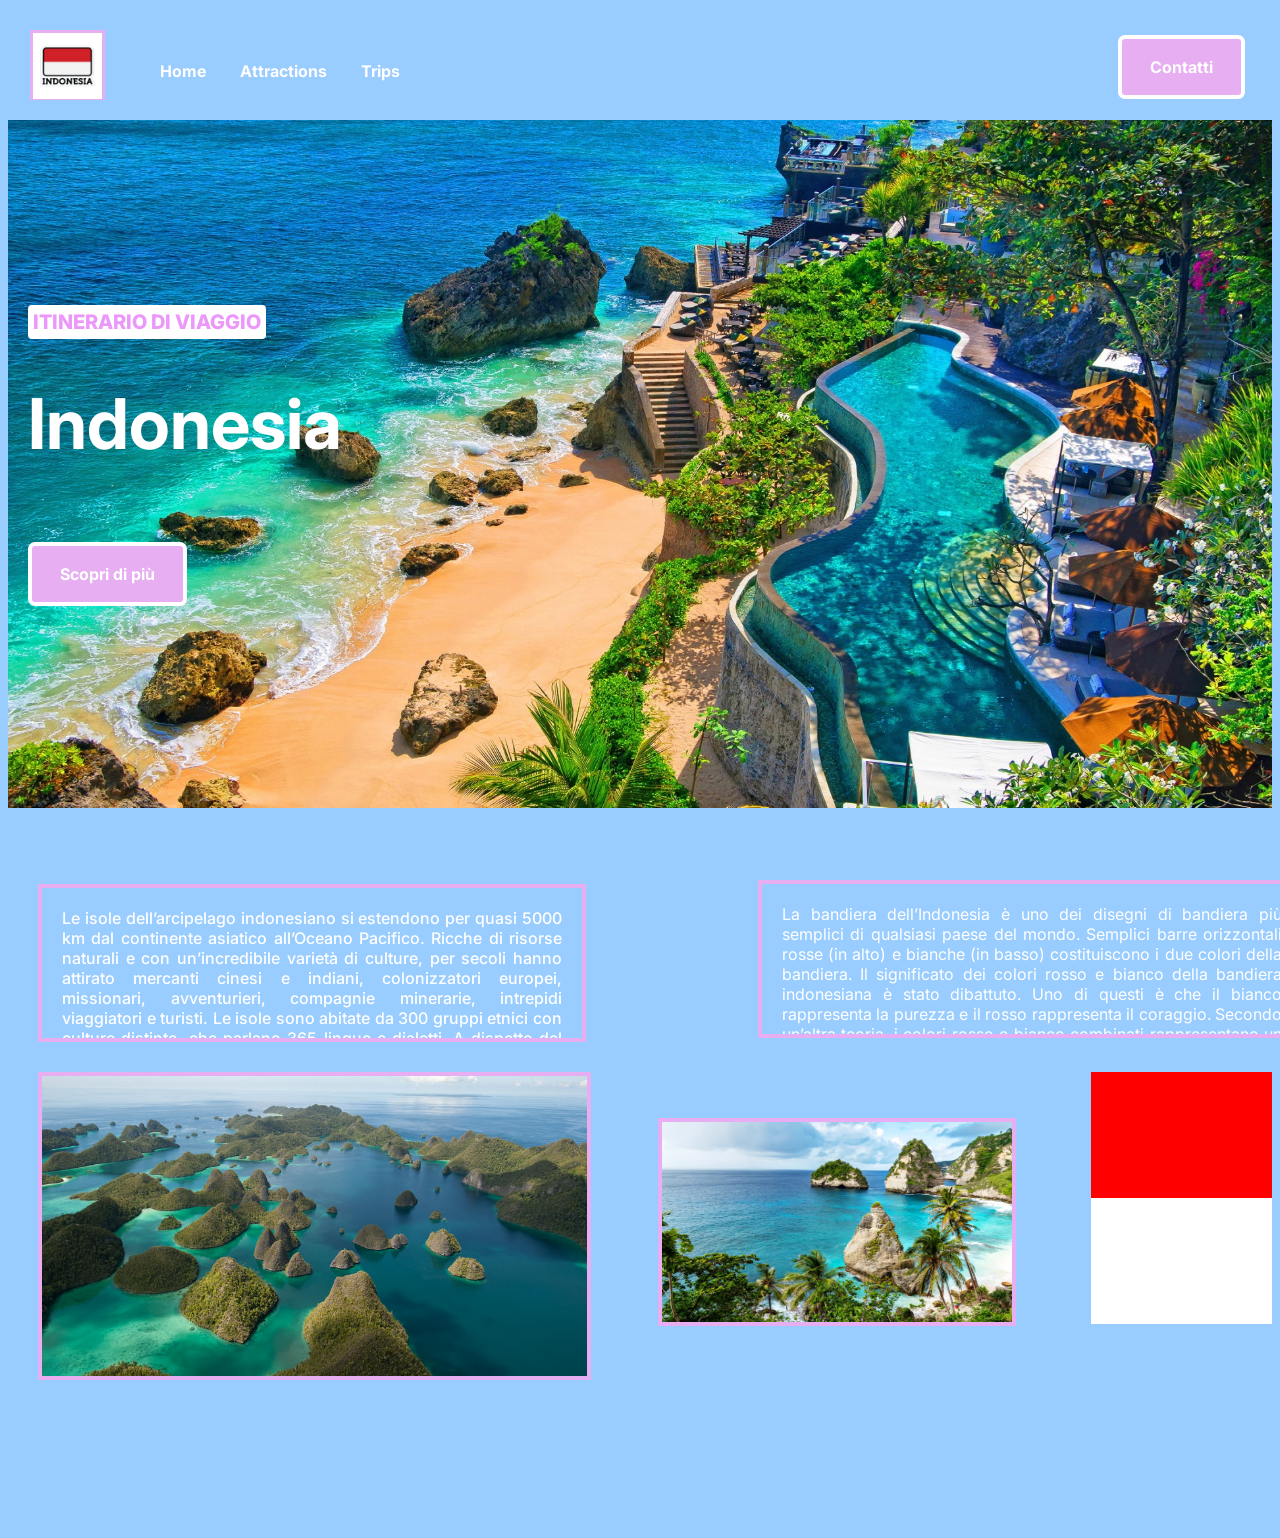
<file: Indonesia/index.html>
<!DOCTYPE html>
<html lang="en">
<head>
    <meta charset="UTF-8">
    <meta name = "viewport" content = "width=device-width, initial-scale = 1.0">
    <link rel = "stylesheet" type = "text/css" href = "style.css">
    <link rel = "icon" href = "foto rappresentativa.jpg">
    <link rel="preconnect" href="https://fonts.googleapis.com">
    <link rel="preconnect" href="https://fonts.gstatic.com" crossorigin>
    <link href="https://fonts.googleapis.com/css2?family=Inter:wght@300;400;700;900&display=swap" rel="stylesheet">
    <title>Itinerario di viaggio in Indonesia</title>
    
</head>
<body>

   <main>

    <div class="header">
      <div class="logo">
        <img src = "logo.jpg" alt = "immagine logo" width = "65px" height = " 62 px">
      </div>
      <ul class="menu">
        <li><a href = "index.html">Home</a></li>
        <li><a href = "Top10Attractions.html">Attractions</a></li>
        <li><a href = "Trips.html">Trips</a></li>
      </ul>
      <div class="cta">
        <a href="mailto:ilaria.pieri.stud@tulliobuzzi.edu.it" target = "_blank" class="button"> Contatti</a>
      </div>
    </div>
    <br><br><br><br><br>

    
    <div class="hero">
      <div class="hero__content">
        <span class="intro-text" style = "color: rgb(235, 152, 250);
          font-weight:800; background: #fff; padding: 5px; border-radius: 4px">Itinerario di viaggio</span>
        <h1 class="big-text" style = "color: #fff; font:800">Indonesia</h1>
        <a href = "" class="button">Scopri di più</a>
      </div>
    </div>
    
    <br><br><br>


    <p class = "normal-text" style = "color: #fff; font-weight: 500;">

      Le isole dell’arcipelago indonesiano si estendono per quasi 5000 km dal continente asiatico all’Oceano Pacifico. 
      Ricche di risorse naturali e con un’incredibile varietà di culture, per secoli hanno attirato mercanti cinesi e 
      indiani, colonizzatori europei, missionari, avventurieri, compagnie minerarie, intrepidi viaggiatori e turisti. 
      Le isole sono abitate da 300 gruppi etnici con culture distinte, che parlano 365 lingue e dialetti. A dispetto 
      del motto nazionale ’unità nella diversità’, queste culture sono minacciate dal processo di indonesianizzazione,
      a mano a mano che le isole vengono unificate sotto il dominio centralizzato di Java. È stato difficile difendere
      il concetto multiculturale di forza insita nella eterogeneità di fronte a una simile frammentazione geografica 
      e culturale, e il governo indonesiano ha optato per un potere forte, centralizzato e poco democratico. 
      
    </p>
    

    <img src = "isole.jpg" align = "left" width = "545px" height = "300px" style = "border: 4px solid rgb(231, 174, 241); margin-left: 30px; margin-bottom: 30px" hspace = "500px">

    
    <table >

      <tr> <th></th> <th></td> <th></th> <th></th> <th></th> <th></th> </tr>
      <tr> <th></th> <th></td> <th></th> <th></th> <th></th> <th></th> </tr>
      <tr> <th></th> <th></td> <th></th> <th></th> <th></th> <th></th> </tr>
      <tr> <td></td> <td></td> <td></td> <td></td> <td></td> <td></td> </tr>
      <tr> <td></td> <td></td> <td></td> <td></td> <td></td> <td></td> </tr>
      <tr> <td></td> <td></td> <td></td> <td></td> <td></td> <td></td> </tr>

    </table>

    <img src = "roccia.jpg" width = "350px" height = "200px" style = "border: 4px solid rgb(231, 174, 241); margin-left: 650px; margin-top: -900px; margin-bottom: 100px">

    <p style = "margin-left: 750px; margin-bottom: 500px; margin-top: -550px; color: #fff">La bandiera dell’Indonesia è uno dei disegni di bandiera più semplici di qualsiasi paese del mondo. Semplici barre orizzontali rosse (in alto) e bianche (in basso) costituiscono i due colori della bandiera. Il significato dei colori rosso e bianco della bandiera indonesiana è stato dibattuto. Uno di questi è che il bianco rappresenta la purezza e il rosso rappresenta il coraggio. Secondo un’altra teoria, i colori rosso e bianco combinati rappresentano un essere umano completo, con il rosso che denota il corpo umano o la vita fisica e il sangue, e il bianco che denota l’anima o la vita spirituale.</p>

   </main>

</body>
</html>
</file>
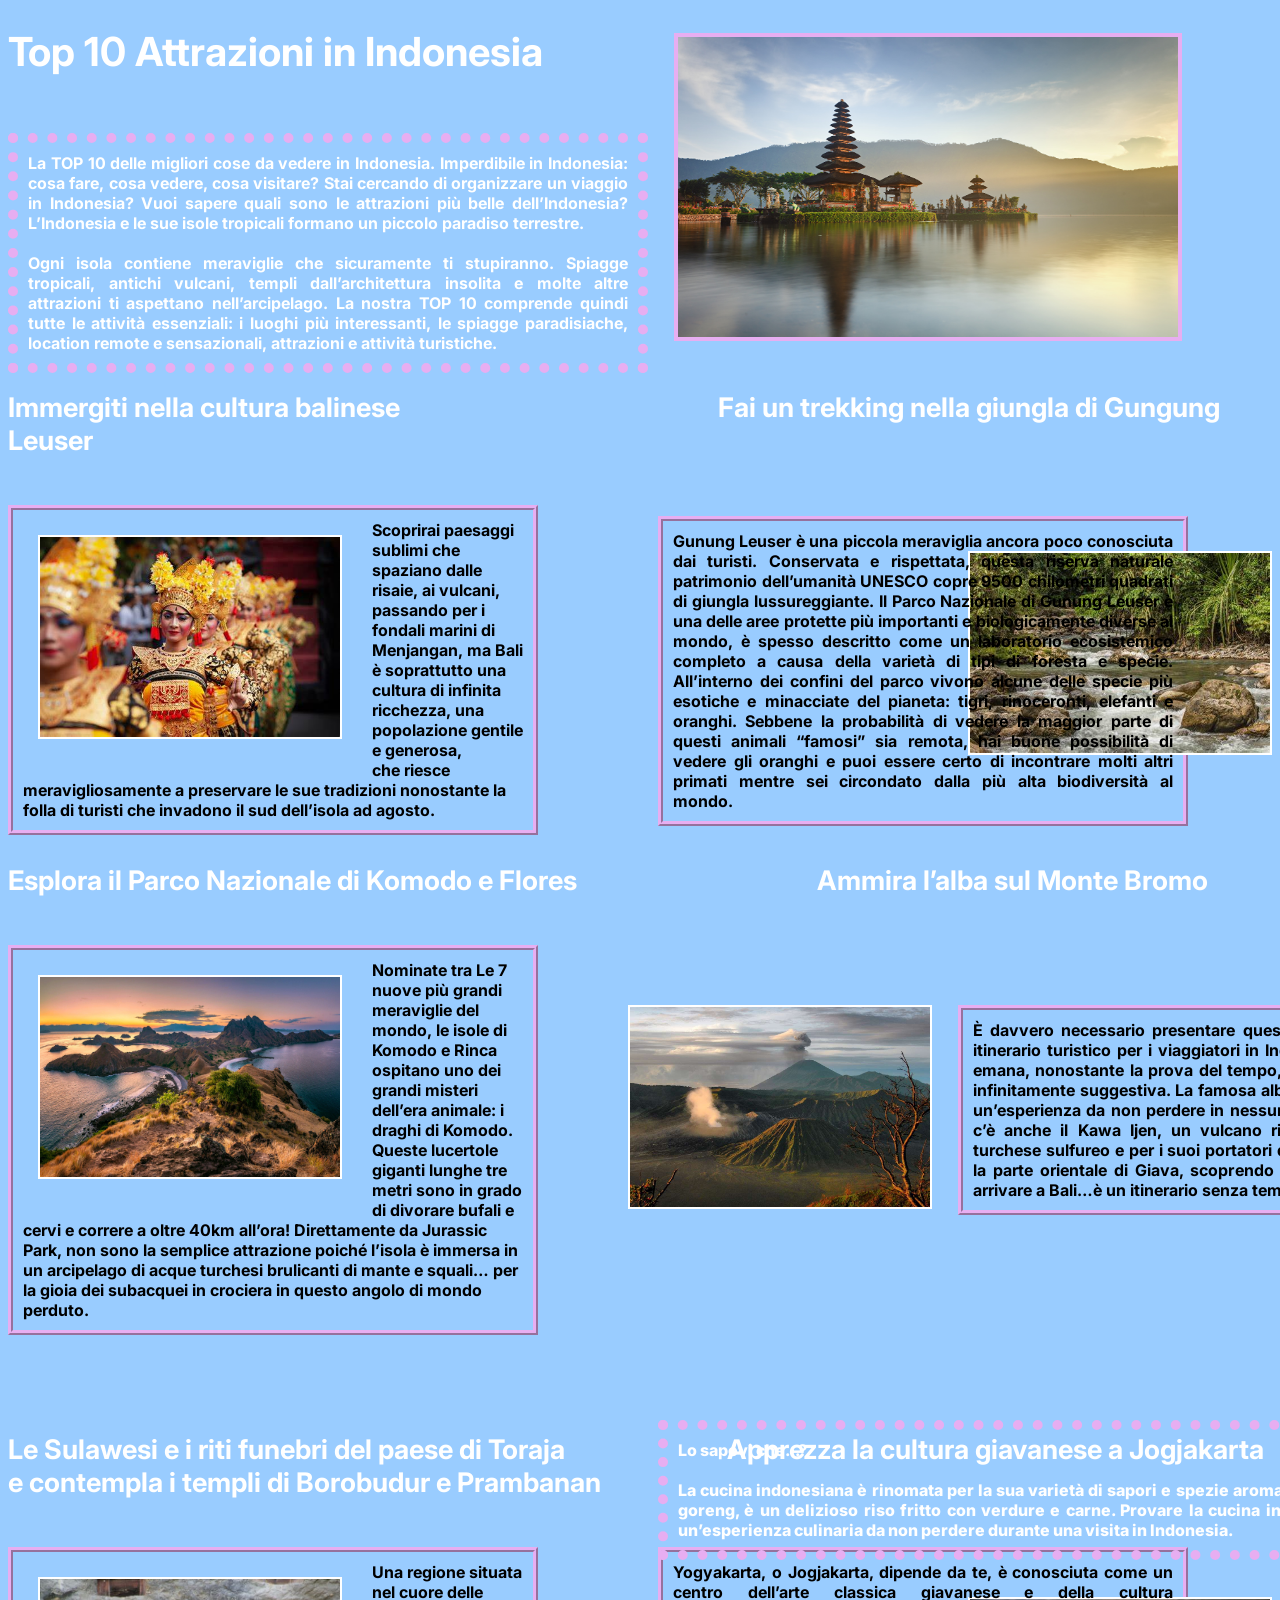
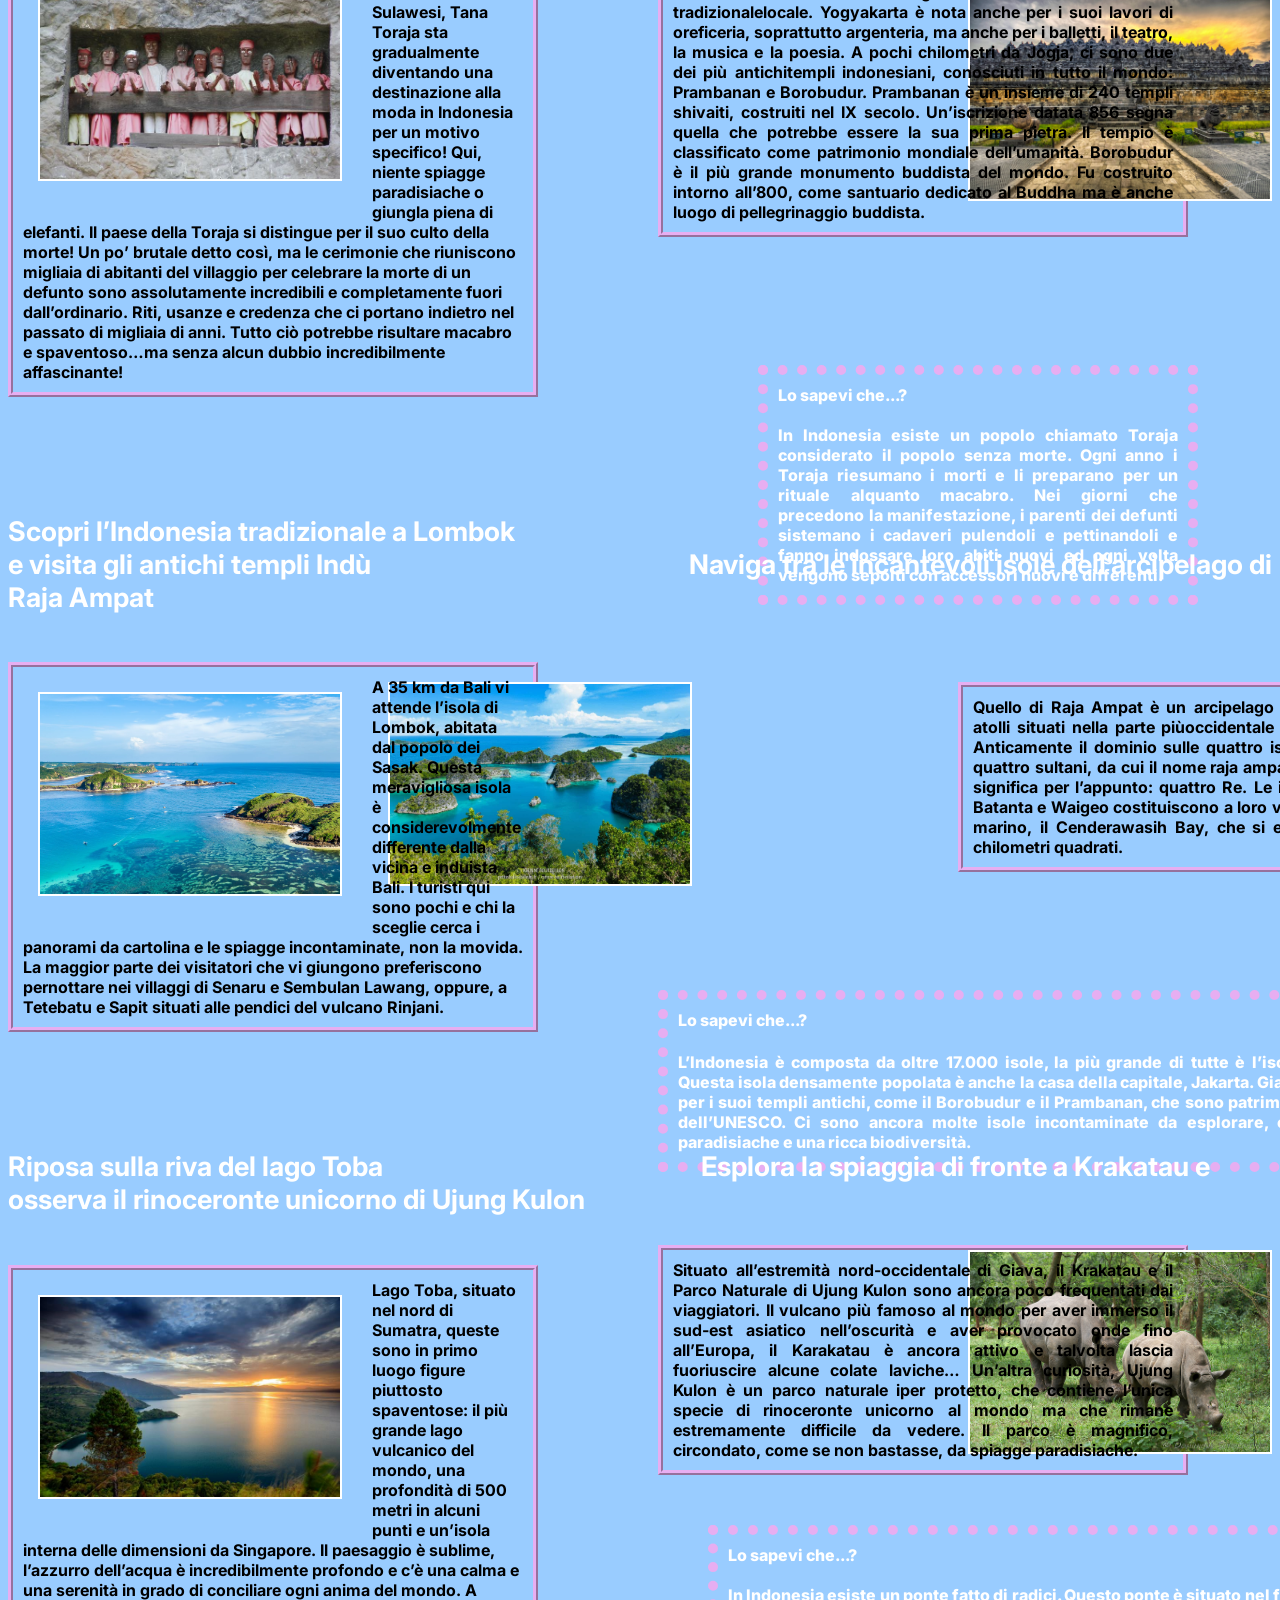
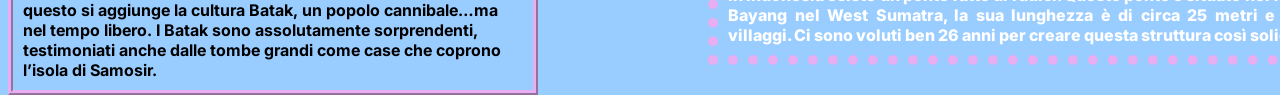
<file: Indonesia/Top10Attractions.html>
<!DOCTYPE html>
<html lang="en">
<head>
    <meta charset="UTF-8">
    <meta name="viewport" content="width=device-width, initial-scale=1.0">
    <link rel = "stylesheet" type = "text/css" href = "style.css">
    <link rel = "icon" href = "foto rappresentativa.jpg">
    <link rel="preconnect" href="https://fonts.googleapis.com">
    <link rel="preconnect" href="https://fonts.gstatic.com" crossorigin>
    <link href="https://fonts.googleapis.com/css2?family=Inter:wght@300;400;700;900&display=swap" rel="stylesheet">
    <title>Top 10 Attractioni</title>
</head>
<body>
    <h1 class ="med-text" class = "main" style = "color: #fff;">Top 10 Attrazioni in Indonesia</h1>

<img src = "sfondo.jpg" align = "right" width = "500px" height = "300px" style = "margin-right: 90px; margin-top: -100px; border: 4px solid rgb(231, 174, 241);" >


<div class = "second-page-main" style = "text-align: justify; color:#fff">

    La TOP 10 delle migliori cose da vedere in Indonesia. Imperdibile in Indonesia: cosa fare, cosa vedere, cosa visitare?
    Stai cercando di organizzare un viaggio in Indonesia? Vuoi sapere quali sono le attrazioni più belle dell’Indonesia? 
    L’Indonesia e le sue isole tropicali formano un piccolo paradiso terrestre. <br><br> Ogni isola contiene meraviglie che sicuramente ti stupiranno.
    Spiagge tropicali, antichi vulcani, templi dall’architettura insolita e molte altre attrazioni ti aspettano nell’arcipelago.
    La nostra TOP 10 comprende quindi tutte le attività essenziali: i luoghi più interessanti, le spiagge paradisiache, location
    remote e sensazionali, attrazioni e attività turistiche.
</div>

<h1 style = "font-size: 27px; color: #fff">Immergiti nella cultura balinese

    &nbsp;&nbsp;&nbsp;&nbsp;&nbsp;&nbsp;&nbsp;&nbsp;&nbsp;&nbsp;&nbsp;&nbsp;
    &nbsp;&nbsp;&nbsp;&nbsp;&nbsp;&nbsp;&nbsp;&nbsp;&nbsp;&nbsp;&nbsp;&nbsp;
    &nbsp;&nbsp;&nbsp;&nbsp;&nbsp;&nbsp;&nbsp;&nbsp;&nbsp;&nbsp;&nbsp;&nbsp;
    &nbsp;&nbsp;&nbsp;&nbsp;&nbsp;&nbsp;&nbsp;&nbsp;&nbsp;&nbsp;&nbsp;&nbsp;
    
    Fai un trekking nella giungla di Gungung Leuser</h1> 

<img src = "cultura-balinese.jpg" align = "left" style = "width: 300px; height: 200px;" hspace = "30px" vspace = "30px">

<div class = "second-page" class = "inherit">

    Scoprirai paesaggi sublimi che spaziano dalle risaie, ai vulcani,<br> passando per i fondali marini di Menjangan,
    ma Bali è soprattutto una cultura di infinita ricchezza, una popolazione gentile e generosa, <br> che riesce
    meravigliosamente a preservare le sue tradizioni nonostante la folla di turisti che invadono il sud dell’isola ad agosto.
   
</div>

<h1 style = "font-size: 27px; color: #fff "></h1>

<img src = "giungla.jpg" align = "right" style = "width: 300px; height: 200px; margin-top: -350px">

<div class = "second-page" style = "margin-left: 650px; margin-top: -385px; text-align:justify">                                                                                                 

    Gunung Leuser è una piccola meraviglia ancora poco conosciuta dai turisti. Conservata e rispettata, questa riserva naturale
    patrimonio dell’umanità UNESCO copre 9500 chilometri quadrati di giungla lussureggiante. Il Parco Nazionale di Gunung Leuser
    è una delle aree protette più importanti e biologicamente diverse al mondo, è spesso descritto come un laboratorio ecosistemico
    completo a causa della varietà di tipi di foresta e specie. All’interno dei confini del parco vivono alcune delle specie più
    esotiche e minacciate del pianeta: tigri, rinoceronti, elefanti e oranghi. Sebbene la probabilità di vedere la maggior parte
    di questi animali “famosi” sia remota, hai buone possibilità di vedere gli oranghi e puoi essere certo di incontrare molti
    altri primati mentre sei circondato dalla più alta biodiversità al mondo.

</div><br>

<h1 style = "font-size: 27px; color: #fff">Esplora il Parco Nazionale di Komodo e Flores

    &nbsp;&nbsp;&nbsp;&nbsp;&nbsp;&nbsp;&nbsp;&nbsp;&nbsp;&nbsp;&nbsp;&nbsp;
    &nbsp;&nbsp;&nbsp;&nbsp;&nbsp;&nbsp;&nbsp;&nbsp;&nbsp;&nbsp;&nbsp;&nbsp;
    &nbsp;&nbsp;&nbsp;&nbsp;&nbsp;&nbsp;&nbsp;&nbsp;&nbsp;&nbsp;&nbsp;&nbsp;


    Ammira l’alba sul Monte Bromo
    
</h1>

<img src = "Kodomo.jpg" align = "left" style = "width: 300px; height: 200px;" hspace = "30px" vspace = "30px">

<div class = "second-page" class = "inherit">

    Nominate tra Le 7 nuove più grandi meraviglie del mondo, le isole di Komodo e Rinca ospitano uno dei grandi misteri dell’era animale:
    i draghi di Komodo. Queste lucertole giganti lunghe tre metri sono in grado di divorare bufali e cervi e correre a oltre 40km all’ora!
    Direttamente da Jurassic Park, non sono la semplice attrazione poiché l’isola è immersa in un arcipelago di acque turchesi brulicanti
    di mante e squali… per la gioia dei subacquei in crociera in questo angolo di mondo perduto.

</div>



<img src = "Monte-Bromo.jpg" align = "left" style = "width: 300px; height: 200px; margin-left: 620px; margin-top: -330px;">

<div class = "second-page" class = "justify" style = "margin-left: 950px; margin-top: -330px;text-align:justify">
        
    È davvero necessario presentare questa location? Un classico itinerario turistico per i viaggiatori in Indonesia,
    il Monte Bromo emana, nonostante la prova del tempo, una potenza notevole e infinitamente suggestiva. La famosa alba
    in mezzo alla caldera è un’esperienza da non perdere in nessun caso. Non lontano da lì c’è anche il Kawa Ijen, un vulcano
    rinomato per il suo lago turchese sulfureo e per i suoi portatori di zolfo. Poi, attraversare la parte orientale di Giava,
    scoprendo il monto Bromo, fino ad arrivare a Bali…è un itinerario senza tempo e sempre unico!

</div>

<br><br><br><br><br><br><br><br><br><br>

<h1 style = "font-size: 27px; color: #fff">Le Sulawesi e i riti funebri del paese di Toraja

    &nbsp;&nbsp;&nbsp;&nbsp;&nbsp;&nbsp;&nbsp;&nbsp;&nbsp;&nbsp;&nbsp;&nbsp;
    &nbsp;&nbsp;&nbsp;&nbsp;&nbsp;&nbsp;&nbsp;&nbsp;&nbsp;&nbsp;&nbsp;&nbsp;


    Apprezza la cultura giavanese a Jogjakarta <br> e contempla i templi di Borobudur e Prambanan 

</h1>

<img src = "riti-funebri - Copia.jpg" align = "left" style = "width: 300px; height: 200px;" hspace = "30px" vspace = "30px">

<div class = "second-page" class = "inherit">

    Una regione situata nel cuore delle Sulawesi, Tana Toraja sta gradualmente diventando una destinazione alla moda in Indonesia
    per un motivo specifico! Qui, niente spiagge paradisiache o giungla piena di elefanti. Il paese della Toraja si distingue per
    il suo culto della morte! Un po’ brutale detto così, ma le cerimonie che riuniscono migliaia di abitanti del villaggio per
    celebrare la morte di un defunto sono assolutamente incredibili e completamente fuori dall’ordinario. Riti, usanze e credenza
    che ci portano indietro nel passato di migliaia di anni. Tutto ciò potrebbe risultare macabro e spaventoso…ma senza alcun 
    dubbio incredibilmente affascinante!

</div>



<img src = "Borobudur e Prambanan.jpg" align = "right" style = "width: 300px; height: 200px; margin-top: -400px;">


<div class = "second-page"  class = "justify" style = "margin-left: 650px; margin-top: -450px;text-align:justify">

    Yogyakarta, o Jogjakarta, dipende da te, è conosciuta come un centro dell’arte classica giavanese e della cultura tradizionalelocale.
    Yogyakarta è nota anche per i suoi lavori di oreficeria, soprattutto argenteria, ma anche per i balletti, il teatro, la musica e la
    poesia. A pochi chilometri da Jogja, ci sono due dei più antichitempli indonesiani, conosciuti in tutto il mondo: Prambanan e Borobudur.

    
    Prambanan è un insieme di 240 templi shivaiti, costruiti nel IX secolo. Un’iscrizione datata 856 segna quella che potrebbe essere la sua 
    prima pietra. Il tempio è classificato come patrimonio mondiale dell’umanità. Borobudur è il più grande monumento buddista del mondo. Fu 
    costruito intorno all’800, come santuario dedicato al Buddha ma è anche luogo di pellegrinaggio buddista.
    


</div>

<br><br><br><br><br><br><br><br><br><br><br><br><br>

<h1 style = "font-size: 27px; color: #fff">Scopri l’Indonesia tradizionale a Lombok <br> e visita gli antichi templi Indù

    &nbsp;&nbsp;&nbsp;&nbsp;&nbsp;&nbsp;&nbsp;&nbsp;&nbsp;&nbsp;&nbsp;&nbsp;
    &nbsp;&nbsp;&nbsp;&nbsp;&nbsp;&nbsp;&nbsp;&nbsp;&nbsp;&nbsp;&nbsp;&nbsp;
    &nbsp;&nbsp;&nbsp;&nbsp;&nbsp;&nbsp;&nbsp;&nbsp;&nbsp;&nbsp;&nbsp;&nbsp;
    &nbsp;&nbsp;&nbsp;&nbsp;&nbsp;&nbsp;&nbsp;&nbsp;&nbsp;&nbsp;&nbsp;&nbsp;

    Naviga tra le incantevoli isole dell’arcipelago di Raja Ampat

</h1>

<img src = "Lombok.jpg" align = "left" style = "width: 300px; height: 200px;" hspace = "30px" vspace = "30px">

<div class = "second-page" class = "inherit">

    A 35 km da Bali vi attende l’isola di Lombok, abitata dal popolo dei Sasak. Questa meravigliosa isola è considerevolmente differente dalla vicina e induista Bali. 
    I turisti qui sono pochi e chi la sceglie cerca i panorami da cartolina e le spiagge incontaminate, non la movida. La maggior parte dei visitatori che vi giungono 
    preferiscono pernottare nei villaggi di Senaru e Sembulan Lawang, oppure, a Tetebatu e Sapit situati alle pendici del vulcano Rinjani.

</div>
    
</h1>

<img src = "Raja-Ampat.jpg" align = "right" style = "width: 300px; height: 200px; margin-top: -350px; margin-right: 580px">

<div class = "second-page" class = "justify" style = "margin-left: 950px; margin-top: -350px;text-align:justify">

    Quello di Raja Ampat è un arcipelago costituito da più di 600 atolli situati nella parte piùoccidentale della Papua occidentale. 
    Anticamente il dominio sulle quattro isole principali spettava a quattro sultani, da cui il nome raja ampat, che nella lingua locale 
    significa per l’appunto: quattro Re. Le isole di Misool, Salawati, Batanta e Waigeo costituiscono a loro volta un importante parco 
    marino, il Cenderawasih Bay, che si estende per oltre 40mila chilometri quadrati.

</div>

<br><br><br><br><br><br><br><br><br><br><br><br><br>

<h1 style = "font-size: 27px; color: #fff">

    Riposa sulla riva del lago Toba

    &nbsp;&nbsp;&nbsp;&nbsp;&nbsp;&nbsp;&nbsp;&nbsp;&nbsp;&nbsp;&nbsp;&nbsp;
    &nbsp;&nbsp;&nbsp;&nbsp;&nbsp;&nbsp;&nbsp;&nbsp;&nbsp;&nbsp;&nbsp;&nbsp;
    &nbsp;&nbsp;&nbsp;&nbsp;&nbsp;&nbsp;&nbsp;&nbsp;&nbsp;&nbsp;&nbsp;&nbsp;
    &nbsp;&nbsp;&nbsp;&nbsp;&nbsp;&nbsp;&nbsp;&nbsp;&nbsp;&nbsp;&nbsp;&nbsp;


    Esplora la spiaggia di fronte a Krakatau e osserva il rinoceronte unicorno di Ujung Kulon

</h1>

<img src = "Lago-Toba.jpg" align = "left" style = "width: 300px; height: 200px;" hspace = "30px" vspace = "30px">

<div class = "second-page" class = "inherit">

    Lago Toba, situato nel nord di Sumatra, queste sono in primo luogo figure piuttosto spaventose: il più grande lago vulcanico del
    mondo, una profondità di 500 metri in alcuni punti e un’isola interna delle dimensioni da Singapore. Il paesaggio è sublime, 
    l’azzurro dell’acqua è incredibilmente profondo e c’è una calma e una serenità in grado di conciliare ogni anima del mondo. 
    A questo si aggiunge la cultura Batak, un popolo cannibale…ma nel tempo libero. I Batak sono assolutamente sorprendenti, 
    testimoniati anche dalle tombe grandi come case che coprono l’isola di Samosir.

</div>

<img src = "rinoceronte-unicorno.jpg" align = "right" style = "width: 300px; height: 200px; margin-top: -445px; margin-left: 700px">

<div class = "second-page" class = "justify" style = "margin-left: 650px; margin-top: -450px;text-align:justify">

    Situato all’estremità nord-occidentale di Giava, il Krakatau e il Parco Naturale di Ujung Kulon sono ancora poco frequentati dai viaggiatori. 
    Il vulcano più famoso al mondo per aver immerso il sud-est asiatico nell’oscurità e aver provocato onde fino all’Europa, il Karakatau è ancora
    attivo e talvolta lascia fuoriuscire alcune colate laviche…

    Un’altra curiosità, Ujung Kulon è un parco naturale iper protetto, che contiene l’unica specie di rinoceronte unicorno al mondo ma che rimane 
    estremamente difficile da vedere. Il parco è magnifico, circondato, come se non bastasse, da spiagge paradisiache.

</div>


<div style = "text-align:justify; width: 650px; padding: 10px; margin-left: 700px; margin-top: 50px; border: 10px dotted rgb(231, 174, 241); color: #fff; font-weight: 800">
    
    Lo sapevi che...?

    <br><br>
    In Indonesia esiste un ponte fatto di radici. Questo ponte è situato nel fiume Batang Bayang nel West Sumatra, la sua lunghezza è di circa 25 metri e collega due villaggi. Ci sono voluti ben 26 anni per creare questa struttura così solida.

</div>

<div style = "text-align: justify; width: 400px; padding: 10px; margin-left: 750px; margin-top: -1300px; border: 10px dotted rgb(231, 174, 241); color: #fff; font-weight: 800">
    
    Lo sapevi che...?

    <br><br>
    In Indonesia esiste un popolo chiamato Toraja considerato il popolo senza morte. Ogni anno i Toraja riesumano i morti e li preparano per un rituale alquanto macabro. Nei giorni che precedono la manifestazione, i parenti dei defunti sistemano i cadaveri pulendoli e pettinandoli e fanno indossare loro abiti nuovi ed ogni volta vengono sepolti con accessori nuovi e differenti.

</div>

<div style = "text-align: justify; width: 700px; padding: 10px; margin-left: 650px; margin-top: -785px; border: 10px dotted rgb(231, 174, 241); color: #fff; font-weight: 800">
    
    Lo sapevi che...?

    <br><br>
    La cucina indonesiana è rinomata per la sua varietà di sapori e spezie aromatiche. Il nasi goreng, è un delizioso riso fritto con verdure e carne. Provare la cucina indonesiana è un’esperienza culinaria da non perdere durante una visita in Indonesia.

</div>

<div style = "text-align: justify; width: 700px; padding: 10px; margin-left: 650px; margin-top: 1030px; border: 10px dotted rgb(231, 174, 241); color: #fff; font-weight: 800">
    
    Lo sapevi che...?

    <br><br>
    
    L’Indonesia è composta da oltre 17.000 isole, la più grande di tutte è l’isola di Giava. Questa isola densamente popolata è anche la casa della capitale, Jakarta. Giava è famosa per i suoi templi antichi, come il Borobudur e il Prambanan, che sono patrimoni mondiali dell’UNESCO. Ci sono ancora molte isole incontaminate da esplorare, con spiagge paradisiache e una ricca biodiversità.
</div>
    
</body>
</html>
</file>
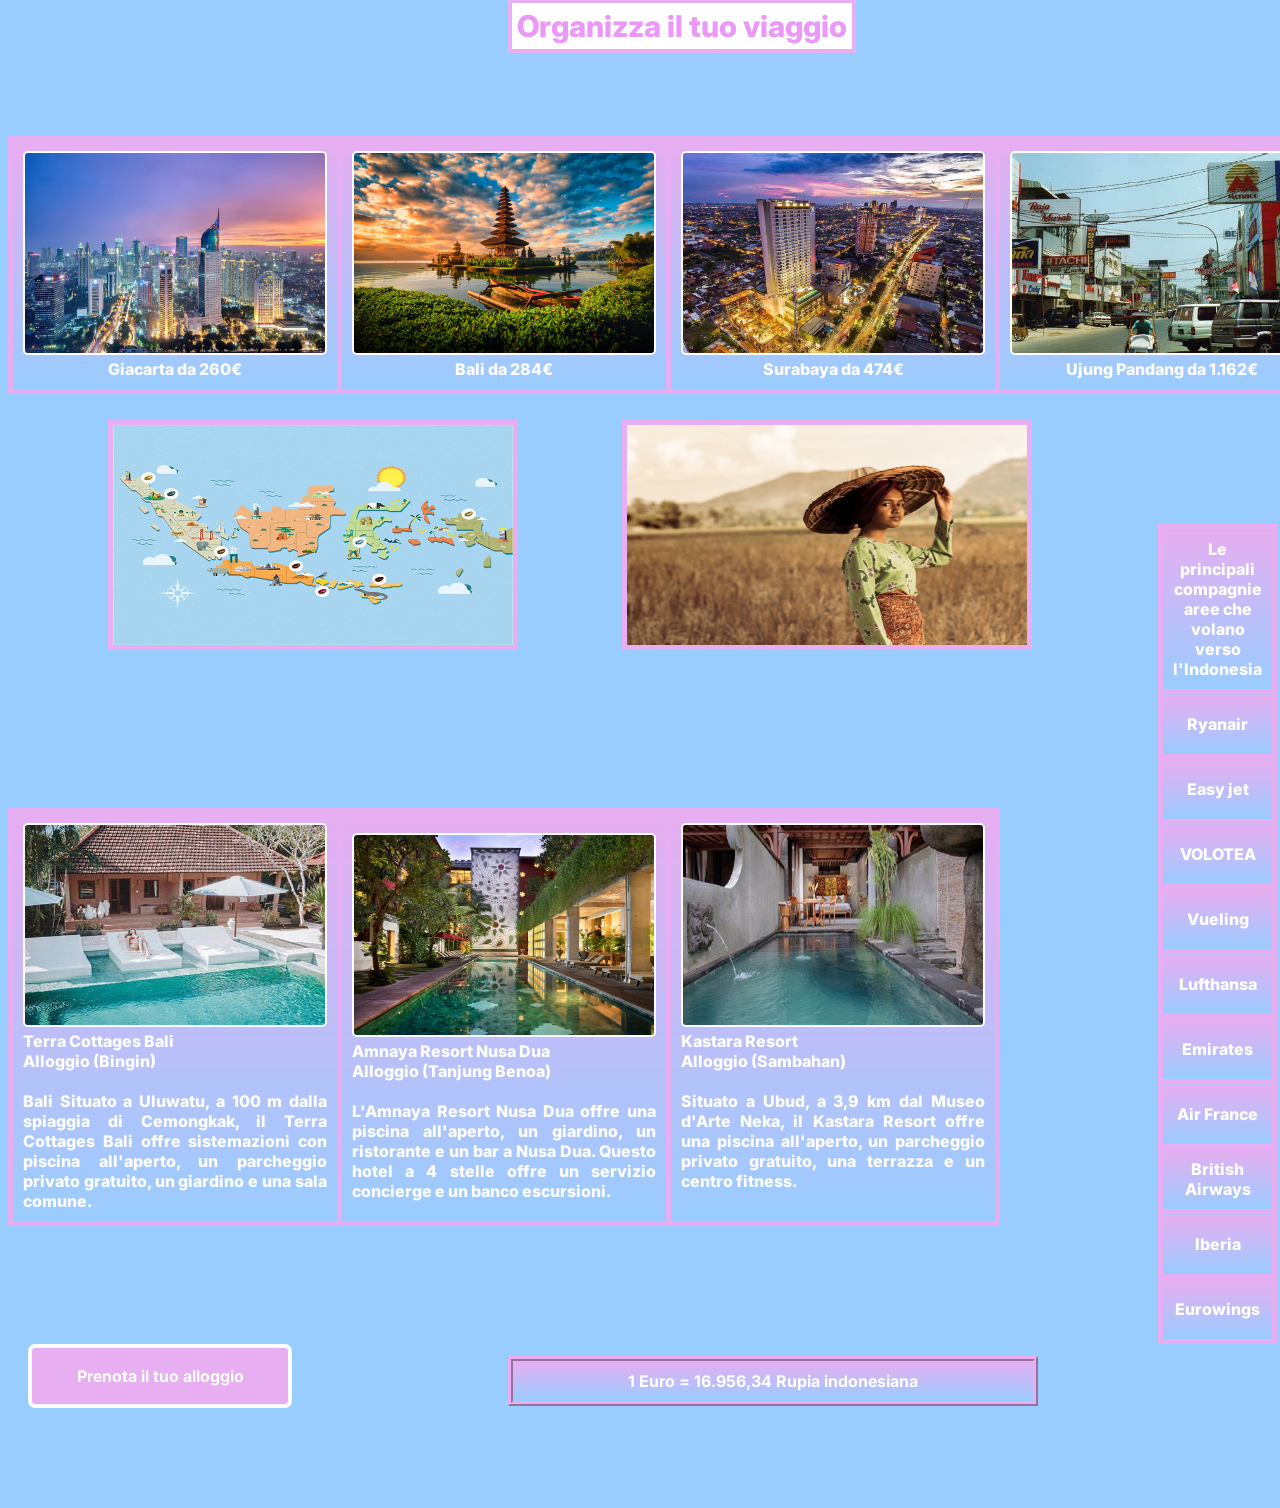
<file: Indonesia/Trips.html>
<!DOCTYPE html>
<html lang="en">
<head>
    <meta charset="UTF-8">
    <meta name="viewport" content="width=device-width, initial-scale=1.0">
    <link rel = "stylesheet" type = "text/css" href = "style.css">
    <link rel = "icon" href = "foto rappresentativa.jpg">
    <link rel="preconnect" href="https://fonts.googleapis.com">
    <link rel="preconnect" href="https://fonts.gstatic.com" crossorigin>
    <link href="https://fonts.googleapis.com/css2?family=Inter:wght@300;400;700;900&display=swap" rel="stylesheet">
    <title>Viaggi</title>
</head>
<body>
    <style>

        th, td, table {
                margin-top: -130px;
                background: linear-gradient(to bottom, rgb(231, 174, 241), #99ccff);
                text-align: center;
                color: #fff;
                font-weight: 800;
        
        }

        td, th {

            border: 5px solid rgb(231, 174, 241);
            padding : 10px;
            
        }

        div {

            margin-right: 10px;
            margin-left: 1334px;
            margin-bottom: -300px;
            width: 100px;
            text-align: center;
           
            
 
        }
        
    </style>
    <span style = "color: rgb(235, 152, 250); font-size:30px;
    font-weight:800; background: #fff; padding: 5px;
    border-radius: 4px; margin-left: 500px; margin-bottom: -300px;
    border: 4px solid rgb(231, 174, 241);">
    Organizza il tuo viaggio</span> <br><br><br><br><br><br>
<br><br><br>


<table border = "5px" style = "background: linear-gradient(to right, rgb(231, 174, 241), #99CCFF); border-color: rgb(231, 174, 241);">

    
    <tr>
        <td><img src = "Giacarta2.jpg" class = "img-3"> Giacarta da 260€</td>
        <td><img src = "Bali2.jpeg" class = "img-3">Bali da 284€ </td>
        <td><img src = "Surabaya.jpg" class = "img-3">Surabaya da 474€</td>
        <td><img src = "Ujung Pandang.jpg" class = "img-3">Ujung Pandang da 1.162€</td></tr>

</body>

<div class = button>

    
    <a style = "color: #fff" href = "https://www.jetcost.it/voli/indonesia/ID?gclid=16b52020097515c2821945bd642a0247&gclsrc=3p.ds&msclkid=16b52020097515c2821945bd642a0247&utm_source=bing&utm_medium=cpc&utm_campaign=IT-IT_B1_F_S_JC_Destinations_Countries_mixed&utm_term=compagnie%20aeree%20indonesia&utm_content=ID_Indonesia">Prenota il tuo volo</a>

</div>


</table>

<br><br><br><br><br><br><br><br><br><br><br><br>


<img src = "Indonesia.jpg" style = "margin-left: 100px; margin-top: -1200px;width: 400px; height: 220px; border: 5px solid rgb(231, 174, 241)">
<img src = "women2.jpeg" style = "margin-left: 100px; margin-top: -1200px;width: 400px; height: 220px; border: 5px solid rgb(231, 174, 241)">



<table style = "margin-left: 1150px;">
    <th style = "width: 300px">Le principali compagnie aree che volano verso l'Indonesia</th>

    <tr><td>Ryanair</td></tr>
    <tr><td>Easy jet</td></tr>
    <tr><td>VOLOTEA</td></tr>
    <tr><td>Vueling</td></tr>
    <tr><td>Lufthansa</td></tr>
    <tr><td>Emirates</td></tr>
    <tr><td>Air France</td></tr>
    <tr><td>British Airways</td></tr>
    <tr><td>Iberia</td></tr>
    <tr><td>Eurowings</td></tr>
    
</table>



<table style = "margin-top: -700px;">
<tr>
    
    <td class = "justify" ><img src = "Terra.jpg" class = "img-3"> <a href = "https://www.booking.com/hotel/id/terra-cottages.it.html?aid=803112&label=msn-Y5mniEH1vBiNabHtlwVwCQ-80470683554246%3Atikwd-80470837302520%3Aloc-93%3Aneo%3Amte%3Alp1844%3Adec%3Aqsalloggi%20indonesia&sid=9988b356ea5561c5e790eca7031a515b">Terra Cottages Bali</a> <br>Alloggio (Bingin) <br>  <br>  Bali Situato a Uluwatu, a 100 m dalla spiaggia di Cemongkak, il Terra Cottages Bali offre sistemazioni con piscina all'aperto, un parcheggio privato gratuito, un giardino e una sala comune.</td>
    <td class = "justify"><img src = "Amnaya.jpg" class = "img-3"> <a href = "https://www.booking.com/hotel/id/amnaya-resort-nusa-dua.it.html?aid=803112&label=msn-Y5mniEH1vBiNabHtlwVwCQ-80470683554246%3Atikwd-80470837302520%3Aloc-93%3Aneo%3Amte%3Alp1844%3Adec%3Aqsalloggi%20indonesia&sid=9988b356ea5561c5e790eca7031a515b">Amnaya Resort Nusa Dua </a><br>Alloggio (Tanjung Benoa) <br>  <br> L'Amnaya Resort Nusa Dua offre una piscina all'aperto, un giardino, un ristorante e un bar a Nusa Dua. Questo hotel a 4 stelle offre un servizio concierge e un banco escursioni.</td>
    <td class = "justify"><img src = "Kastara.jpg" class = "img-3" style = "margin-top:-20px"> <a href = "https://www.booking.com/hotel/id/kastara-resort.it.html?aid=803112&label=msn-Y5mniEH1vBiNabHtlwVwCQ-80470683554246%3Atikwd-80470837302520%3Aloc-93%3Aneo%3Amte%3Alp1844%3Adec%3Aqsalloggi%20indonesia&sid=9988b356ea5561c5e790eca7031a515b">Kastara Resort </a><br> Alloggio (Sambahan) <br> <br> Situato a Ubud, a 3,9 km dal Museo d'Arte Neka, il Kastara Resort offre una piscina all'aperto, un parcheggio privato gratuito, una terrazza e un centro fitness.</td>

</tr>

<div class = button style = "width: 200px; margin-left: 20px; margin-bottom: 100px;" >

    
    <a style = "color: #fff" href = "https://www.booking.com/accommodation/country/id.it.html?aid=803112&label=msn-Y5mniEH1vBiNabHtlwVwCQ-80470683541005%3Atikwd-80470837302520%3Aloc-93%3Aneo%3Amte%3Alp1844%3Adec%3Aqsalloggi%20indonesia&utm_campaign=Accommodation%20-%20Indonesia&utm_medium=cpc&utm_term=Y5mniEH1vBiNabHtlwVwCQ&msclkid=af52f928324b17db141c9cb58c32f56e&utm_source=bing&utm_content=Cy%3A99-Indonesia&keep_landing=1&sid=9988b356ea5561c5e790eca7031a515b">Prenota il tuo alloggio</a>

</div>


</table>

<div class = "second-page" style = "margin-left: 500px; margin-top: 130px; color: #fff; background: linear-gradient(to bottom, rgb(231, 174, 241), #99ccff); font:800"> 1 Euro = 16.956,34 Rupia indonesiana </div>


</html>
</file>
<file: Indonesia/style.css>
.header {

    width:100%;
    height: 60px;
    position:fixed;
    top:0;
    left:50%;
    transform: translateX(-50%);
    padding: 30px;
    display:flex;
    background: #99CCFF;
}

.logo {
    
    border: 3px solid rgb(231, 174, 241);
    width: 80px;
    height: 64px;
    margin-left: 30px;

}

.menu {
    width:100%;
}

.menu li{display: inline-block;}
.menu li a{color: #fff; padding: 15px; display: block; font-weight: bold;}



.cta {

    width: 10%;
    height: 10px;
    padding: 5px 35px;
}

p {
    width: 500px;
    height: 100px;
    border: 4px solid rgb(231, 174, 241);
    overflow-y: scroll;
    padding: 20px 20px;
    text-align: justify;
    margin-left: 30px;
    margin-bottom: 30px;
}

body {

    background-repeat: no-repeat;
    font-family: 'Inter', sans-serif;
    font-size: 16px;
    background-color: #99CCFF;

    
}
a {
    text-decoration: none;
}
h1, h2, h3, h4, h5, p {color: #000; padding-bottom: 30px;


}


.big-text{font-size:70px;}
.med-text{font-size: 40px;}
.normal-text{font-size: 16px;}
.small-text{font-size: 14px;}

.intro-text{text-transform: uppercase; font-size: 20px; font-weight: bold;}

.button {padding: 18px 28px; background: rgb(231, 174, 241); border: 4px solid #fff;; color: #fff; display: inline-block; border-radius: 7px; font-weight: bold;}

.hero{
    height: 700px;
    display: flex; width: 100%; align-items: center;
    background: url('spiaggia.jpg');
    background-size: cover;
    
  }
  
  .hero__content{
    width: 100%;
    max-width: 1350px;
    margin: 0 auto;
    padding: 20px;
  }
  
  .hero__content h1,
  .hero__content p{color: #fff;}

  .main {

    text-align: center;
  }

  .second-page-main {
    color: #000;
    width: 600px;
    padding: 10px;
    font-weight:700;
    border: 10px dotted rgb(231, 174, 241);

  }
  .second-page {

    color: #000;
    width: 500px;
    padding: 10px;
    font-weight:700;
    border: 5px ridge rgb(231, 174, 241);

  }

  .inherit {

    text-align: inherit;
  }

  .justify {

    text-align: justify;

  }

  img {

    border: 2px solid #fff;
  }

  table {

    border-collapse: collapse;
  }


  th {

    width: 50px;
    height: 40px;
    background-color: #f00;

  }

  td {

    width: 50px;
    height: 40px;
    background-color: #fff;

  }

  .trip {

    width: 200px;
    height: 200px;

  }

  .img-3 {

    width : 300px;
    height: 200px;
    border-radius: 5px;

  }

  a {

    color:#fff;
  }
</file>
